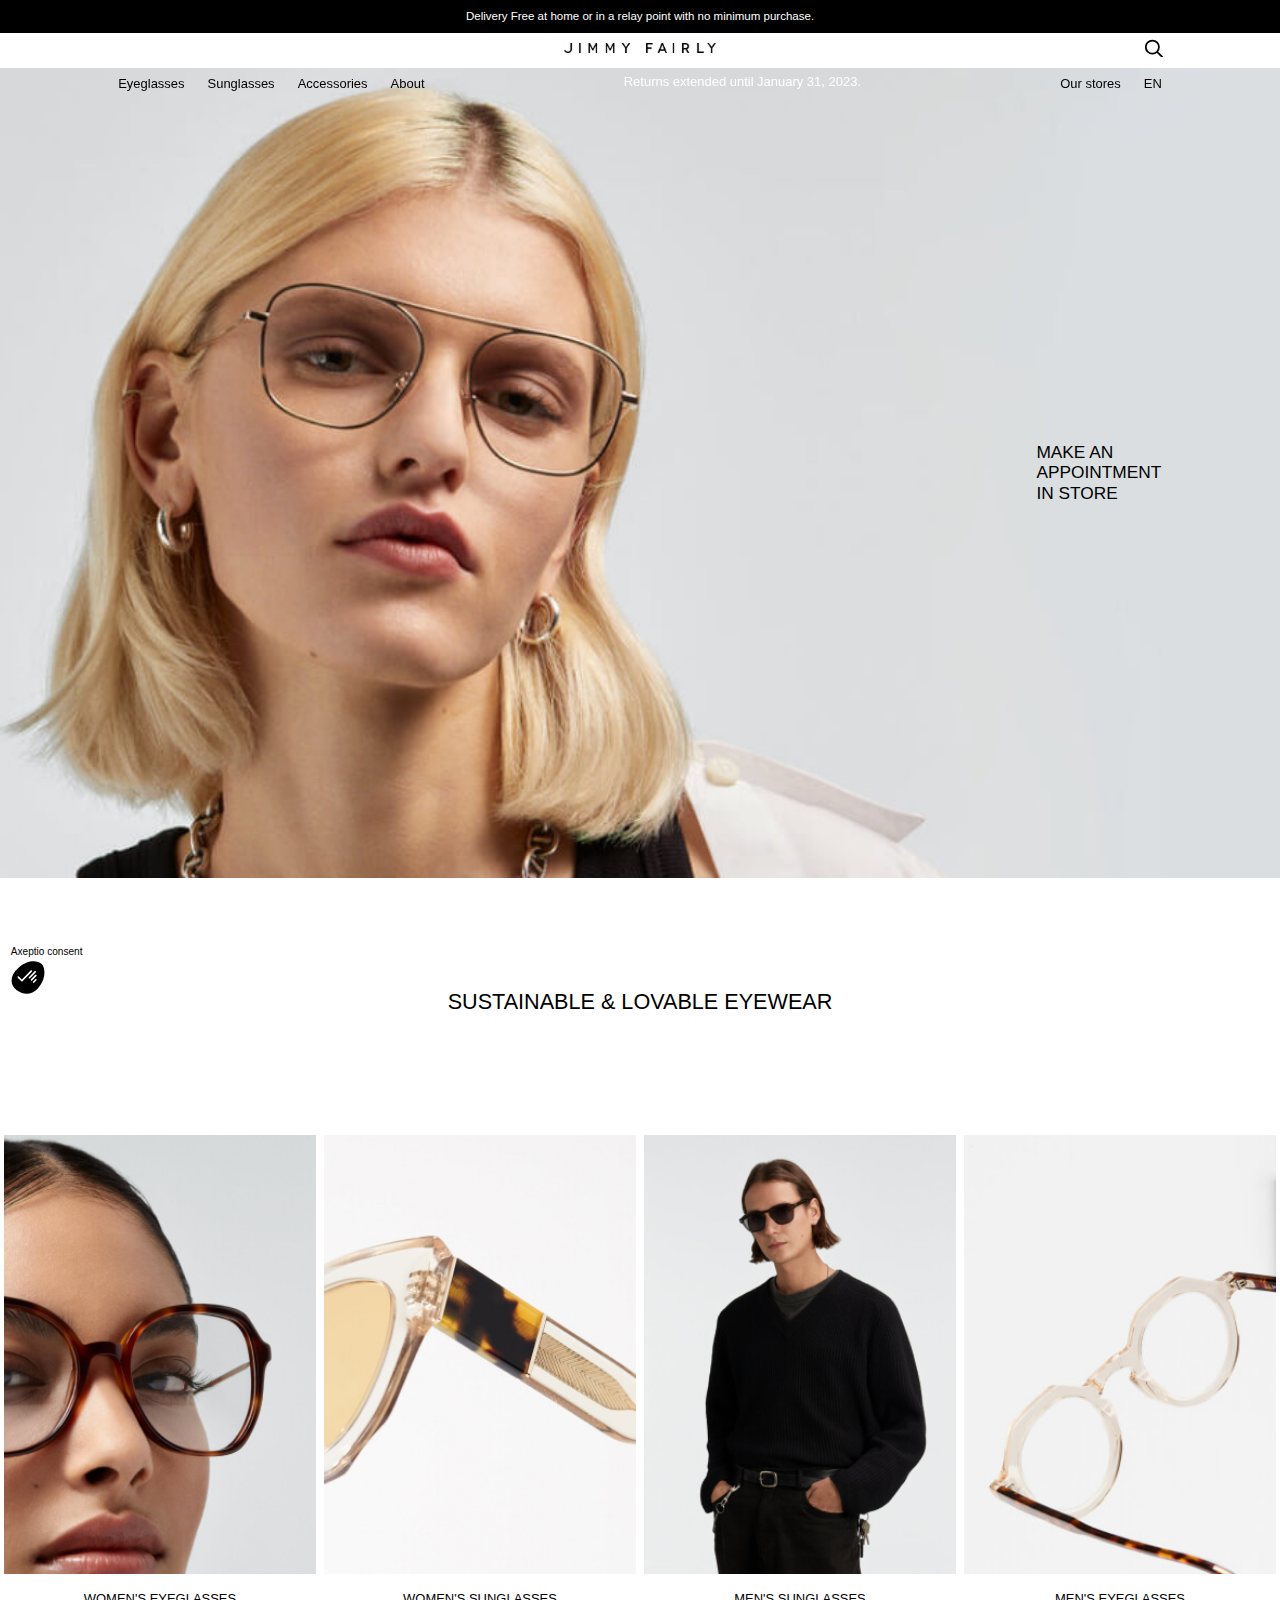
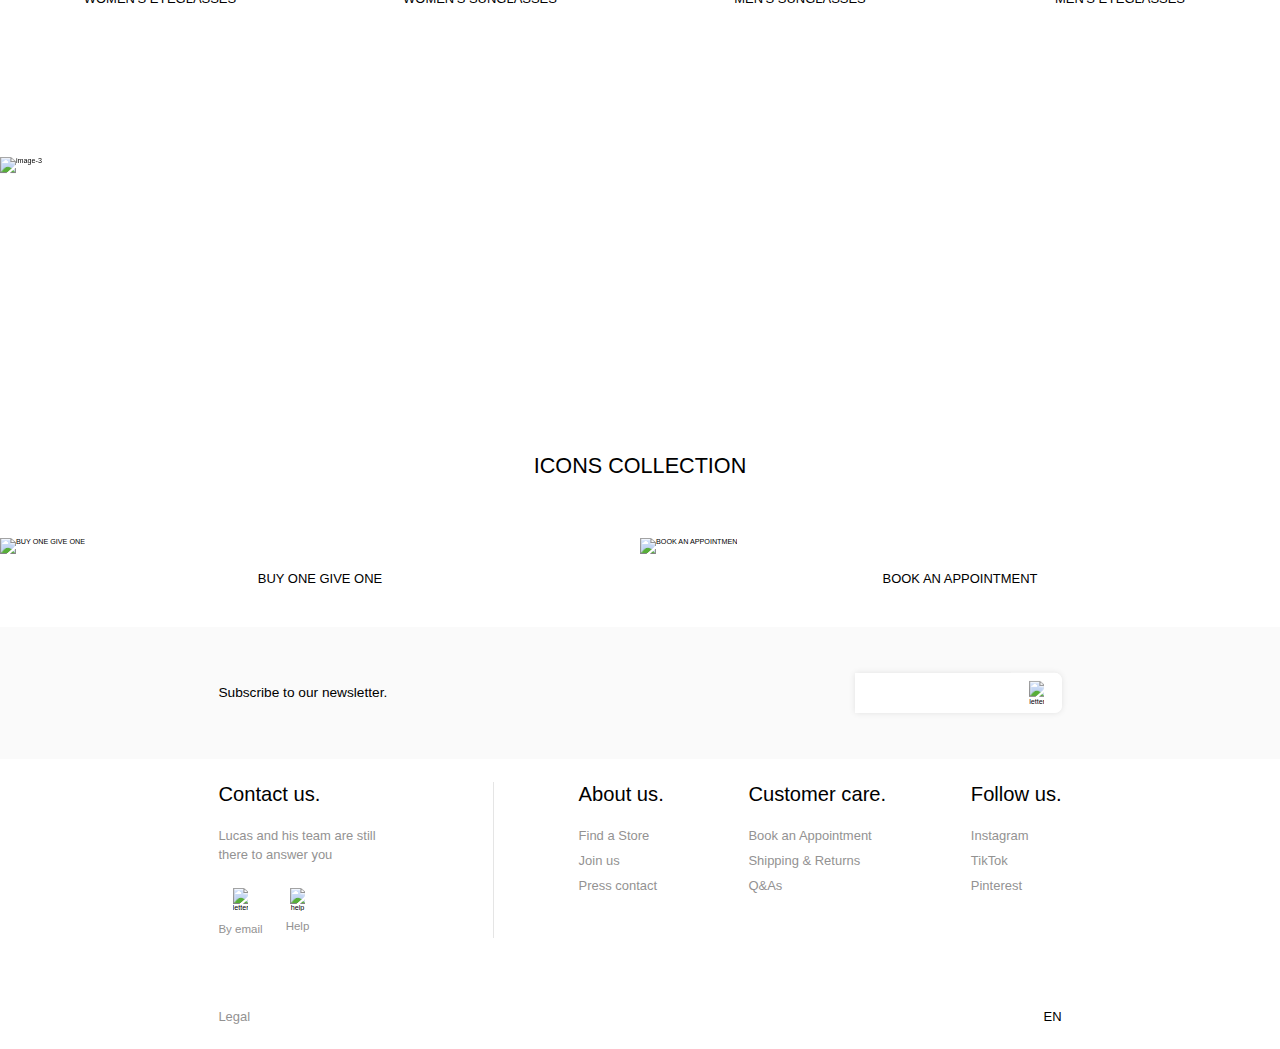
<file: index.html>
<!DOCTYPE html>
<html lang="en">

<head>
    <meta charset="UTF-8">
    <meta name="viewport" content="width=device-width, initial-scale=1.0">
    <title>Jimmy Fairly</title>
    <link rel="stylesheet" href="assets/css/style.css">
    <link rel="shortcut icon" href="assets/image/axeptio.svg" type="image/x-icon">
</head>

<body class="hidden body-wrapper" id="content">
    <div class="top">
        <div class="top__container grid-container">
            <p class="top__text">Delivery Free at home or in a relay point with no minimum purchase.</p>
            <div class="top__important">
                <p class="top__important-text">Returns extended until January 31, 2023.</p>
            </div>
        </div>
    </div>
    <header class="header">
        <div class="header__top">
            <div class="header__container grid-container">
                <div class="header__logo">
                    <a href="#!">
                        <img src="assets/image/Jimmy-Fairly.svg" alt="Jimmy Fairly">
                    </a>
                </div>
                <div class="search">
                    <input type="text" id="searchInput" autocomplete="off">
                </div>
            </div>
            <div class="header__burger">
                <span></span>
            </div>
        </div>
        <div class="header__container grid-container header__container-2">
            <div class="header__wrapper">
                <div class="header__menu">
                    <nav class="header__nav">
                        <ul class="header__items">
                            <li class="header__item">
                                <a href="#!" class="header__link">Eyeglasses</a>
                            </li>
                            <li class="header__item">
                                <a href="#!" class="header__link">Sunglasses</a>
                            </li>
                            <li class="header__item">
                                <a href="#!" class="header__link">Accessories</a>
                            </li>
                            <li class="header__item">
                                <a href="about.html" class="header__link">About</a>
                            </li>
                        </ul>
                    </nav>
                    <div class="header__important">
                        <p class="header__important-text">Returns extended until January 31, 2023.</p>
                    </div>
                    <div class="header__box">
                        <div>
                            <a href="#!" class="header__link">Our stores</a>
                        </div>
                        <div>
                            <a href="#!" class="header__link">EN</a>
                        </div>
                    </div>
                </div>
            </div>
        </div>
        <div class="header__overlay"></div>
    </header>
    
    <main class="main-wrapper">    
        <section class="home-slider">
            <div class="home-slider__slide">
                <div class="home-slider__img">
                    <img src="assets/image/image-1.jpg" alt="image-1">
                </div>
                <div class="home-slider__info grid-container">
                    <div class="home-slider__title">
                        <h2 class="home-slider__title-wrap">MAKE AN APPOINTMENT IN STORE</h2>
                    </div>
                </div>
            </div>
            <div class="home-slider__slide">
                <div class="home-slider__img">
                    <img src="assets/image/image-2.jpg" alt="image-2">
                </div>
                <div class="home-slider__info grid-container">
                    <div class="home-slider__title">
                        <h2 class="home-slider__title-wrap">MAKE AN APPOINTMENT IN STORE</h2>
                    </div>
                </div>
            </div>
            <div class="home-slider__slide">
                <div class="home-slider__img">
                    <img src="assets/image/image-3.jpg" alt="image-3">
                </div>
                <div class="home-slider__info grid-container">
                    <div class="home-slider__title">
                        <h2 class="home-slider__title-wrap">MAKE AN APPOINTMENT IN STORE</h2>
                    </div>
                </div>
            </div>
        </section>

        <seciton class="box">
            <div class="box__axeptio">
                <p class="box__axeptio-text">Axeptio consent</p>
                <img class="box__axeptio-icon" src="assets/image/axeptio.svg" alt="Axeptio consent">
            </div>
            <div class="grid-container">
                <div class="title box__title">
                    <h2 class="title__wrap">Sustainable & Lovable Eyewear</h2>
                </div>
            </div>
            <div class="box__wrapper">
                <div class="box__items">
                    <a href="#!" class="box__item">
                        <div class="box__img">
                            <img class="lazy" src="assets/image/image-4.jpg" alt="WOMEN'S EYEGLASSES">
                        </div>
                        <div class="box__subtitle">
                            <h3 class="box__subtitle-wrap">WOMEN'S EYEGLASSES</h3>
                        </div>
                    </a>
                    <a href="#!" class="box__item">
                        <div class="box__img">
                            <img src="assets/image/image-5.jpg" alt="WOMEN'S SUNGLASSES">
                        </div>
                        <div class="box__subtitle">
                            <h3 class="box__subtitle-wrap">WOMEN'S SUNGLASSES</h3>
                        </div>
                    </a>
                    <a href="#!" class="box__item">
                        <div class="box__img">
                            <img src="assets/image/image-6.jpg" alt="MEN'S SUNGLASSES">
                        </div>
                        <div class="box__subtitle">
                            <h3 class="box__subtitle-wrap">MEN'S SUNGLASSES</h3>
                        </div>
                    </a>
                    <a href="#!" class="box__item">
                        <div class="box__img">
                            <img src="assets/image/image-7.jpg" alt="MEN'S EYEGLASSES">
                        </div>
                        <div class="box__subtitle">
                            <h3 class="box__subtitle-wrap">MEN'S EYEGLASSES</h3>
                        </div>
                    </a>
                </div>
            </div>
        </seciton>

        <div class="full-image">
            <div class="full-image__wrapper jarallax">
                <img class="jarallax-img" src="assets/image/image-3.jpg" alt="image-3">
            </div>
        </div>

        <seciton class="box collection">
            <div class="grid-container">
                <div class="title collection__title">
                    <h2 class="title__wrap">ICONS COLLECTION</h2>
                </div>
            </div>
            <div class="box__wrapper collection__wrapper">
                <div class="box__items collection__items">
                    <a href="#!" class="box__item">
                        <div class="box__img">
                            <img src="assets/image/gif.gif" alt="BUY ONE GIVE ONE">
                        </div>
                        <div class="box__subtitle">
                            <h3 class="box__subtitle-wrap">BUY ONE GIVE ONE</h3>
                        </div>
                    </a>
                    <a href="#!" class="box__item">
                        <div class="box__img">
                            <img src="assets/image/image-8.jpg" alt="BOOK AN APPOINTMEN">
                        </div>
                        <div class="box__subtitle">
                            <h3 class="box__subtitle-wrap">BOOK AN APPOINTMENT</h3>
                        </div>
                    </a>
                </div>
            </div>
        </seciton>

        <section class="subscribe">
            <div class="subscribe__container grid-container">
                <div class="subscribe__title">
                    <h2 class="subscribe__title-wrap">Subscribe to our newsletter.</h2>
                </div>
                <div class="subscribe__wrap">
                    <form action="#!" class="subscribe__form" method="post">
                        <input type="email" name="email" id="email" autocomplete="on" class="subscribe__input">
                        <button type="submit" class="subscribe__submit">
                            <img src="assets/image/letter.svg" alt="letter">
                        </button>
                    </form>
                </div>
            </div>
        </section>
    </main>

    <footer class="footer">
        <div class="footer__container grid-container">
            <div class="footer__items">
                <div class="footer__item footer__contact">
                    <h3 class="footer__title">Contact us.</h3>
                    <div class="footer__wrap">
                        <p class="footer__info">Lucas and his team are still there to answer you</p>
                        <div class="footer__social">
                            <a href="#!" class="footer__social-btn">
                                <img src="assets/image/letter.svg" alt="letter">
                                <p class="footer__social-text">By email</p>
                            </a>
                            <a href="#!" class="footer__social-btn">
                                <img src="assets/image/help.svg" alt="help">
                                <p class="footer__social-text">Help</p>
                            </a>
                        </div>
                    </div>
                </div>
                <div class="footer__item">
                    <h3 class="footer__title">About us.</h3>
                    <div class="footer__wrap">
                        <ul class="footer__menu">
                            <li class="footer__nav">
                                <a href="#!" class="footer__link">Find a Store</a>
                            </li>
                            <li class="footer__nav">
                                <a href="#!" class="footer__link">Join us</a>
                            </li>
                            <li class="footer__nav">
                                <a href="#!" class="footer__link">Press contact</a>
                            </li>
                        </ul>
                    </div>
                </div>
                <div class="footer__item">
                    <h3 class="footer__title">Customer care.</h3>
                    <div class="footer__wrap">
                        <ul class="footer__menu">
                            <li class="footer__nav">
                                <a href="#!" class="footer__link">Book an Appointment</a>
                            </li>
                            <li class="footer__nav">
                                <a href="#!" class="footer__link">Shipping & Returns</a>
                            </li>
                            <li class="footer__nav">
                                <a href="#!" class="footer__link">Q&As</a>
                            </li>
                        </ul>
                    </div>
                </div>
                <div class="footer__item">
                    <h3 class="footer__title">Follow us.</h3>
                    <div class="footer__wrap">
                        <ul class="footer__menu">
                            <li class="footer__nav">
                                <a href="#!" class="footer__link">Instagram</a>
                            </li>
                            <li class="footer__nav">
                                <a href="#!" class="footer__link">TikTok</a>
                            </li>
                            <li class="footer__nav">
                                <a href="#!" class="footer__link">Pinterest</a>
                            </li>
                        </ul>
                    </div>
                </div>
            </div>
        </div>
        <div class="footer__container grid-container">
            <div class="footer__box">
                <div class="footer__box-item">
                    <a href="#!" class="footer__link">Legal</a>
                </div>
                <div class="footer__box-item">
                    <a href="#!" class="footer__link footer__language">EN</a>
                </div>
            </div>
        </div>
    </footer>

    <script>
        // Function for start page
        function showPageAfterDelay() {
            if (document.readyState === 'complete') {
                setTimeout(function() {
                    document.body.classList.remove('hidden');
                }, 500);
            } else {
                window.addEventListener('load', function() {
                    setTimeout(function() {
                        document.body.classList.remove('hidden');
                    }, 500);
                });
            }
        }

        showPageAfterDelay();
    </script>
    
    <script src="assets/js/plugins/jquery-3.7.1.js"></script>
    <script src="assets/js/plugins/responsive.js"></script>
    <script src="assets/js/plugins/lazyload.min.js"></script>
    <script src="assets/js/plugins/slick.min.js"></script>
    <script src="assets/js/plugins/jarallax.min.js"></script>
    <script src="assets/js/script.js"></script>

</body>

</html>
</file>
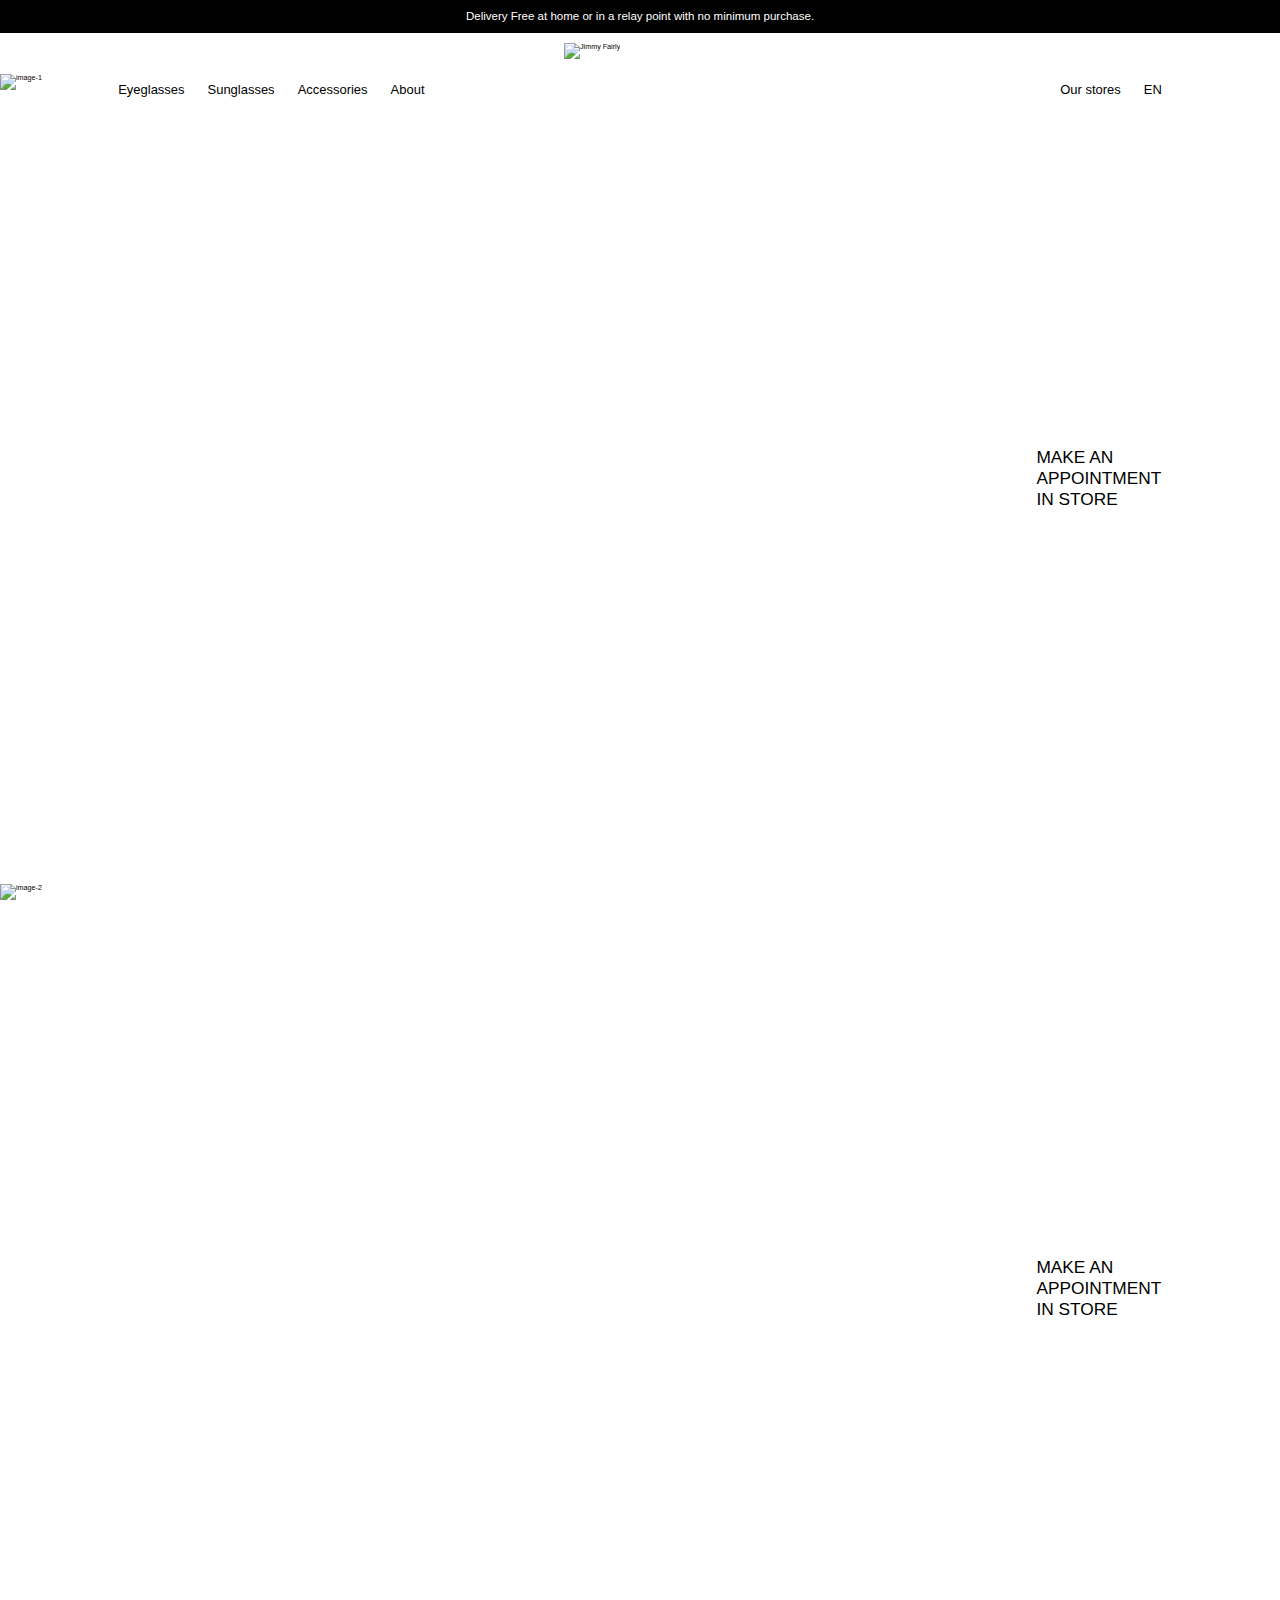
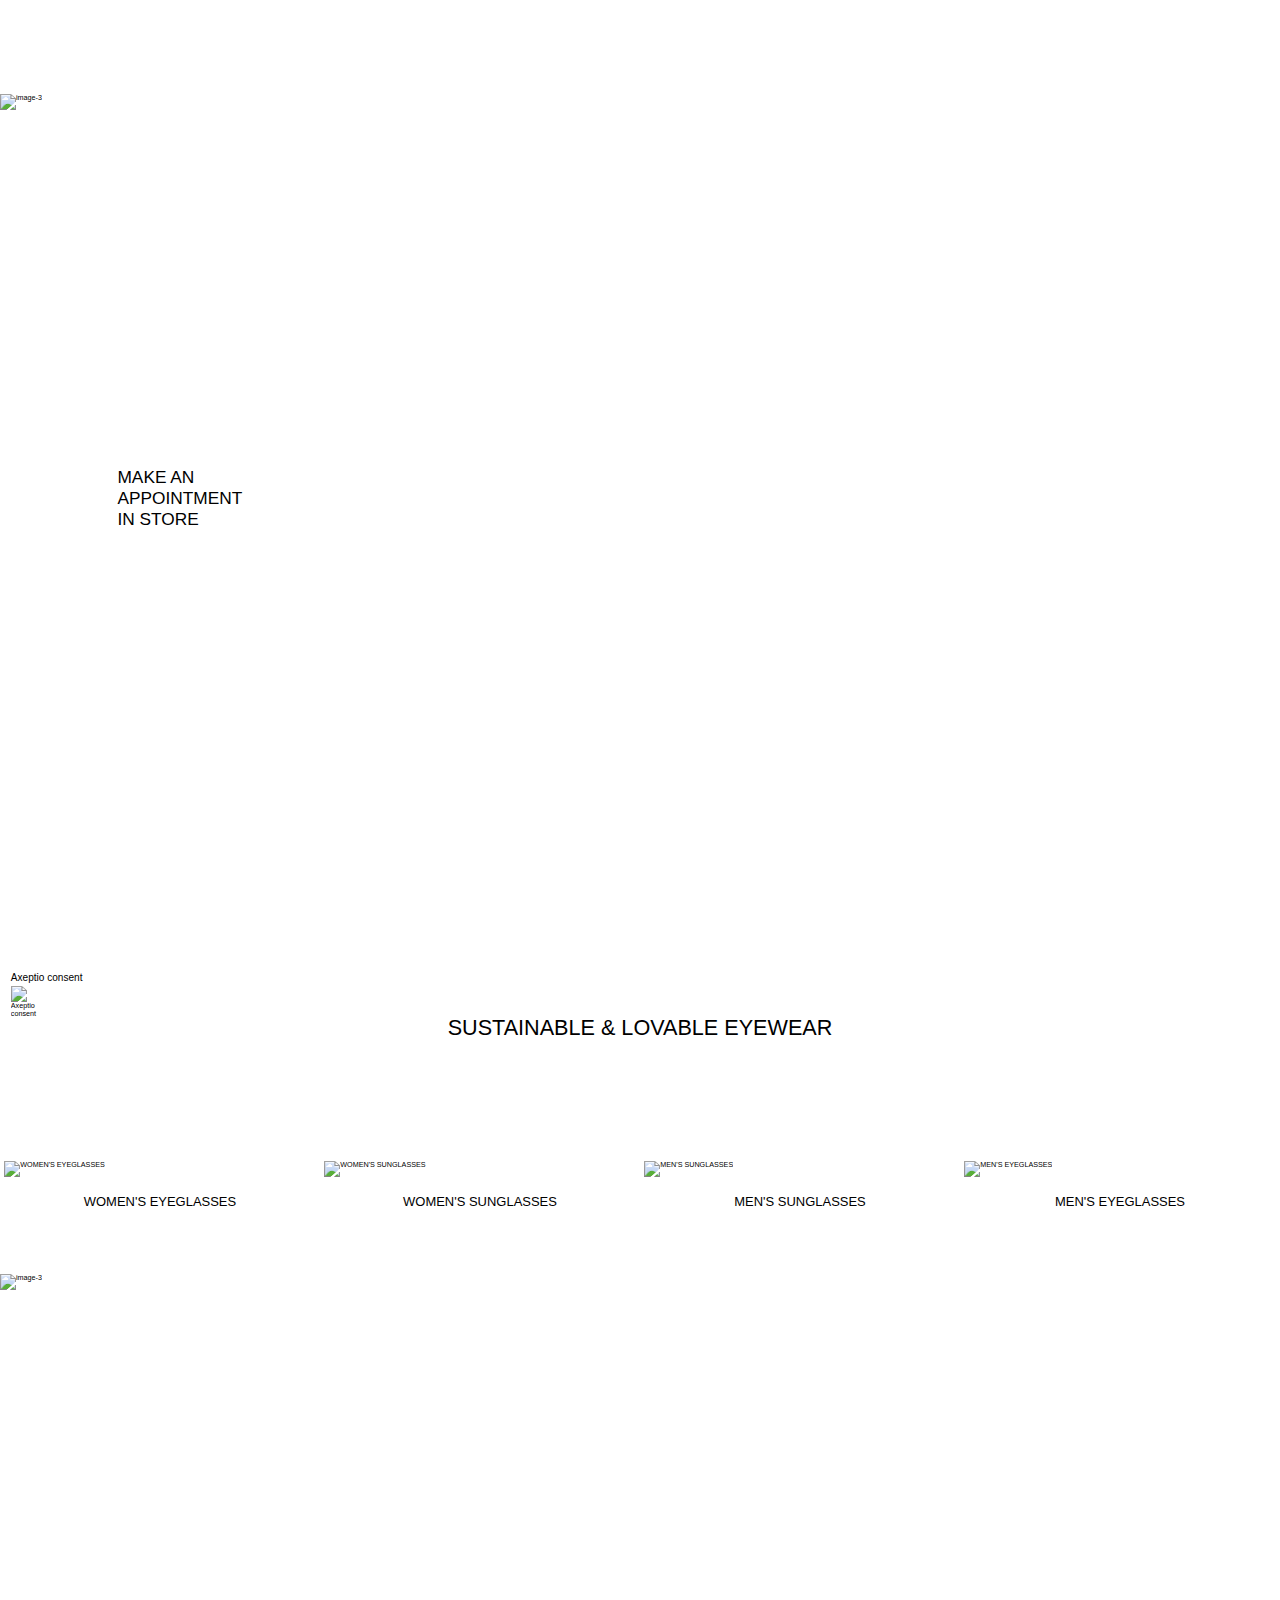
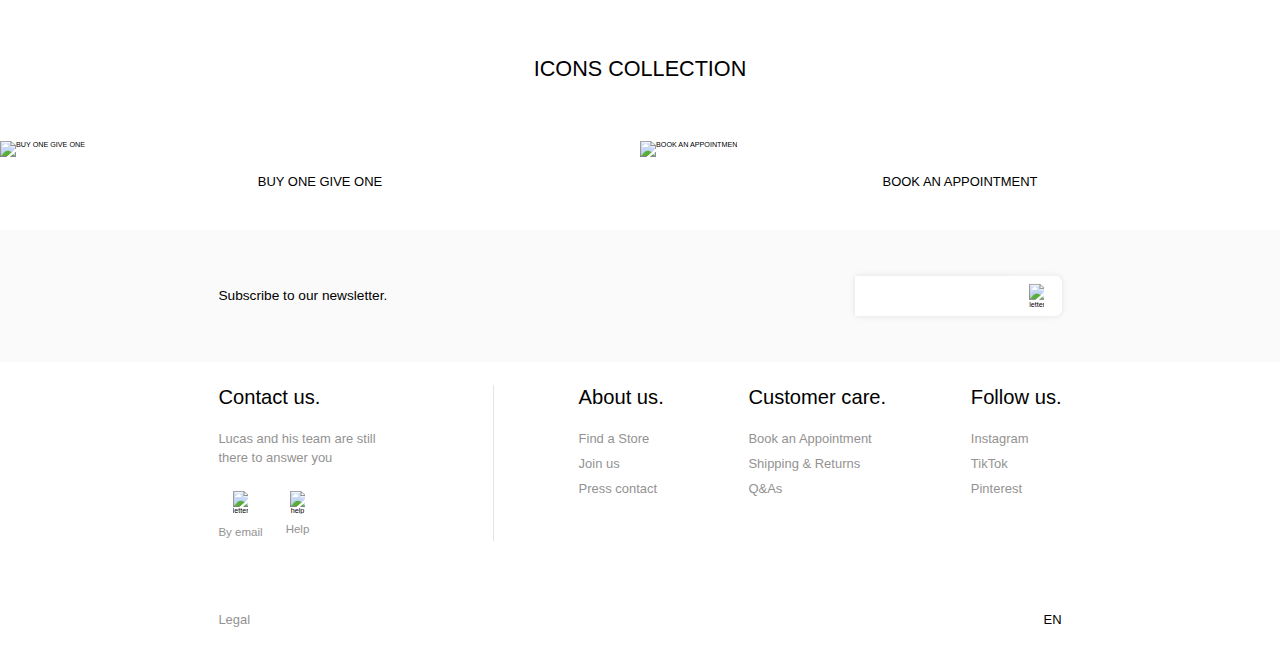
<file: about.html>
<!DOCTYPE html>
<html lang="en">

<head>
    <meta charset="UTF-8">
    <meta name="viewport" content="width=device-width, initial-scale=1.0">
    <title>Jimmy Fairly</title>
    <link rel="stylesheet" href="/assets/css/style.css">

    <link rel="preconnect" href="https://fonts.googleapis.com">
    <link rel="preconnect" href="https://fonts.gstatic.com" crossorigin>
    <link href="https://fonts.googleapis.com/css2?family=Open+Sans:ital,wght@0,300..800;1,300..800&display=swap" rel="stylesheet">
</head>

<body class="hidden body-wrapper" id="content">
    <div class="top">
        <div class="top__container grid-container">
            <p class="top__text">Delivery Free at home or in a relay point with no minimum purchase.</p>
            <div class="top__important">
                <p class="top__important-text">Returns extended until January 31, 2023.</p>
            </div>
        </div>
    </div>
    <header class="header">
        <div class="header__top">
            <div class="header__container grid-container">
                <div class="header__logo">
                    <a href="#!">
                        <img src="/assets/image/Jimmy-Fairly.svg" alt="Jimmy Fairly">
                    </a>
                </div>
            </div>
            <div class="header__burger">
                <span></span>
            </div>
        </div>
        <div class="header__container grid-container header__container-2">
            <div class="header__wrapper">
                <div class="header__menu">
                    <nav class="header__nav">
                        <ul class="header__items">
                            <li class="header__item">
                                <a href="#!" class="header__link">Eyeglasses</a>
                            </li>
                            <li class="header__item">
                                <a href="#!" class="header__link">Sunglasses</a>
                            </li>
                            <li class="header__item">
                                <a href="#!" class="header__link">Accessories</a>
                            </li>
                            <li class="header__item">
                                <a href="#!" class="header__link">About</a>
                            </li>
                        </ul>
                    </nav>
                    <div class="header__important">
                        <p class="header__important-text">Returns extended until January 31, 2023.</p>
                    </div>
                    <div class="header__box">
                        <div>
                            <a href="#!" class="header__link">Our stores</a>
                        </div>
                        <div>
                            <a href="#!" class="header__link">EN</a>
                        </div>
                    </div>
                </div>
            </div>
        </div>
        <div class="header__overlay"></div>
    </header>
    
    <main class="main-wrapper">
        <section class="home-slider">
            <div class="home-slider__slide">
                <div class="home-slider__img">
                    <img src="/assets/image/image-1.jpg" alt="image-1">
                </div>
                <div class="home-slider__info grid-container">
                    <div class="home-slider__title">
                        <h2 class="home-slider__title-wrap">MAKE AN APPOINTMENT IN STORE</h2>
                    </div>
                </div>
            </div>
            <div class="home-slider__slide">
                <div class="home-slider__img">
                    <img src="/assets/image/image-2.jpg" alt="image-2">
                </div>
                <div class="home-slider__info grid-container">
                    <div class="home-slider__title">
                        <h2 class="home-slider__title-wrap">MAKE AN APPOINTMENT IN STORE</h2>
                    </div>
                </div>
            </div>
            <div class="home-slider__slide">
                <div class="home-slider__img">
                    <img src="/assets/image/image-3.jpg" alt="image-3">
                </div>
                <div class="home-slider__info grid-container">
                    <div class="home-slider__title margin-unset">
                        <h2 class="home-slider__title-wrap">MAKE AN APPOINTMENT IN STORE</h2>
                    </div>
                </div>
            </div>
        </section>

        <seciton class="box">
            <div class="box__axeptio">
                <p class="box__axeptio-text">Axeptio consent</p>
                <img class="box__axeptio-icon" src="/assets/image/axeptio.svg" alt="Axeptio consent">
            </div>
            <div class="grid-container">
                <div class="title box__title">
                    <h2 class="title__wrap">Sustainable & Lovable Eyewear</h2>
                </div>
            </div>
            <div class="box__wrapper">
                <div class="box__items">
                    <a href="#!" class="box__item">
                        <div class="box__img">
                            <img src="/assets/image/image-4.jpg" alt="WOMEN'S EYEGLASSES">
                        </div>
                        <div class="box__subtitle">
                            <h3 class="box__subtitle-wrap">WOMEN'S EYEGLASSES</h3>
                        </div>
                    </a>
                    <a href="#!" class="box__item">
                        <div class="box__img">
                            <img src="/assets/image/image-5.jpg" alt="WOMEN'S SUNGLASSES">
                        </div>
                        <div class="box__subtitle">
                            <h3 class="box__subtitle-wrap">WOMEN'S SUNGLASSES</h3>
                        </div>
                    </a>
                    <a href="#!" class="box__item">
                        <div class="box__img">
                            <img src="/assets/image/image-6.jpg" alt="MEN'S SUNGLASSES">
                        </div>
                        <div class="box__subtitle">
                            <h3 class="box__subtitle-wrap">MEN'S SUNGLASSES</h3>
                        </div>
                    </a>
                    <a href="#!" class="box__item">
                        <div class="box__img">
                            <img src="/assets/image/image-7.jpg" alt="MEN'S EYEGLASSES">
                        </div>
                        <div class="box__subtitle">
                            <h3 class="box__subtitle-wrap">MEN'S EYEGLASSES</h3>
                        </div>
                    </a>
                </div>
            </div>
        </seciton>

        <div class="full-image">
            <div class="full-image__wrapper">
                <img src="/assets/image/image-3.jpg" alt="image-3">
            </div>
        </div>

        <seciton class="box collection">
            <div class="grid-container">
                <div class="title collection__title">
                    <h2 class="title__wrap">ICONS COLLECTION</h2>
                </div>
            </div>
            <div class="box__wrapper collection__wrapper">
                <div class="box__items collection__items">
                    <a href="#!" class="box__item">
                        <div class="box__img">
                            <img src="/assets/image/gif.gif" alt="BUY ONE GIVE ONE">
                        </div>
                        <div class="box__subtitle">
                            <h3 class="box__subtitle-wrap">BUY ONE GIVE ONE</h3>
                        </div>
                    </a>
                    <a href="#!" class="box__item">
                        <div class="box__img">
                            <img src="/assets/image/image-8.jpg" alt="BOOK AN APPOINTMEN">
                        </div>
                        <div class="box__subtitle">
                            <h3 class="box__subtitle-wrap">BOOK AN APPOINTMENT</h3>
                        </div>
                    </a>
                </div>
            </div>
        </seciton>

        <section class="subscribe">
            <div class="subscribe__container grid-container">
                <div class="subscribe__title">
                    <h2 class="subscribe__title-wrap">Subscribe to our newsletter.</h2>
                </div>
                <div class="subscribe__wrap">
                    <form action="#!" class="subscribe__form" method="post">
                        <input type="email" name="email" id="email" class="subscribe__input">
                        <button type="submit" class="subscribe__submit">
                            <img src="/assets/image/letter.svg" alt="letter">
                        </button>
                    </form>
                </div>
            </div>
        </section>
    </main>

    <footer class="footer">
        <div class="footer__container grid-container">
            <div class="footer__items">
                <div class="footer__item footer__contact">
                    <h3 class="footer__title">Contact us.</h3>
                    <div class="footer__wrap">
                        <p class="footer__info">Lucas and his team are still there to answer you</p>
                        <div class="footer__social">
                            <a href="#!" class="footer__social-btn">
                                <img src="/assets/image/letter.svg" alt="letter">
                                <p class="footer__social-text">By email</p>
                            </a>
                            <a href="#!" class="footer__social-btn">
                                <img src="/assets/image/help.svg" alt="help">
                                <p class="footer__social-text">Help</p>
                            </a>
                        </div>
                    </div>
                </div>
                <div class="footer__item">
                    <h3 class="footer__title">About us.</h3>
                    <div class="footer__wrap">
                        <ul class="footer__menu">
                            <li class="footer__nav">
                                <a href="#!" class="footer__link">Find a Store</a>
                            </li>
                            <li class="footer__nav">
                                <a href="#!" class="footer__link">Join us</a>
                            </li>
                            <li class="footer__nav">
                                <a href="#!" class="footer__link">Press contact</a>
                            </li>
                        </ul>
                    </div>
                </div>
                <div class="footer__item">
                    <h3 class="footer__title">Customer care.</h3>
                    <div class="footer__wrap">
                        <ul class="footer__menu">
                            <li class="footer__nav">
                                <a href="#!" class="footer__link">Book an Appointment</a>
                            </li>
                            <li class="footer__nav">
                                <a href="#!" class="footer__link">Shipping & Returns</a>
                            </li>
                            <li class="footer__nav">
                                <a href="#!" class="footer__link">Q&As</a>
                            </li>
                        </ul>
                    </div>
                </div>
                <div class="footer__item">
                    <h3 class="footer__title">Follow us.</h3>
                    <div class="footer__wrap">
                        <ul class="footer__menu">
                            <li class="footer__nav">
                                <a href="#!" class="footer__link">Instagram</a>
                            </li>
                            <li class="footer__nav">
                                <a href="#!" class="footer__link">TikTok</a>
                            </li>
                            <li class="footer__nav">
                                <a href="#!" class="footer__link">Pinterest</a>
                            </li>
                        </ul>
                    </div>
                </div>
            </div>
        </div>
        <div class="footer__container grid-container">
            <div class="footer__box">
                <div class="footer__box-item">
                    <a href="#!" class="footer__link">Legal</a>
                </div>
                <div class="footer__box-item">
                    <a href="#!" class="footer__link footer__language">EN</a>
                </div>
            </div>
        </div>
    </footer>
    
    <script>
        // Function for start page
        function showPageAfterDelay() {
            if (document.readyState === 'complete') {
                setTimeout(function() {
                    document.body.classList.remove('hidden');
                }, 500);
            } else {
                window.addEventListener('load', function() {
                    setTimeout(function() {
                        document.body.classList.remove('hidden');
                    }, 500);
                });
            }
        }

        showPageAfterDelay();
    </script>
    
    <script src="/assets/js/plugins/jquery-3.7.1.js"></script>
    <script src="/assets/js/plugins/slick.min.js"></script>
    <script src="/assets/js/plugins/responsive.js"></script>
    <script src="/assets/js/script.js"></script>

</body>

</html>
</file>
<file: assets/css/style.css>
*,
*::before,
*::after {
  padding: 0;
  margin: 0;
  border: 0;
  -webkit-box-sizing: border-box;
  box-sizing: border-box;
}

a {
  text-decoration: none;
  color: inherit;
}

:focus,
:active,
a:focus,
a:active {
  outline: none;
}

ul,
ol,
li {
  list-style: none;
}

img {
  vertical-align: top;
}

h1,
h2,
h3,
h4,
h5,
h6 {
  font-weight: inherit;
  font-size: inherit;
}

html,
body {
  height: 100%;
  line-height: 1;
}

button,
input {
  font-weight: inherit;
  font-size: inherit;
  color: inherit;
  font-family: inherit;
}

input::-ms-clear {
  display: none;
}

button {
  cursor: pointer;
  background-color: inherit;
}

button::-moz-focus-inner {
  padding: 0;
  margin: 0;
}

input[type=search]::-webkit-search-decoration,
input[type=search]::-webkit-search-cancel-button,
input[type=search]::-webkit-search-results-button,
input[type=search]::-webkit-search-results-decoration {
  display: none;
}

h1, h2, h3, h4, h5, h6, p {
  margin: 0;
  padding: 0;
}

html {
  font-size: 10px;
}

.grid-container {
  max-width: 75.5208333333%;
}
@media (max-width: 1440px) {
  .grid-container {
    max-width: 83.3334635417%;
  }
}
@media (max-width: 1200px) {
  .grid-container {
    max-width: 92.890625%;
  }
}

body.hidden {
  opacity: 0;
  -webkit-transition: opacity 0.5s ease;
  transition: opacity 0.5s ease;
}

/* Slider */
.slick-slider {
  position: relative;
  display: block;
  -webkit-box-sizing: border-box;
          box-sizing: border-box;
  -webkit-user-select: none;
  -webkit-user-select--moz-user-select: none;
  -webkit-user-select--moz-user-select--ms-user-select: none;
  -webkit-user-select--moz-user-select--ms-user-select-user-select: non;
  -webkit-touch-callout: none;
  -khtml-user-select: none;
  -ms-touch-action: pan-y;
  -ms-touch-action-touch-action: pan-y;
  -webkit-tap-highlight-color: transparent;
}
.slick-slider .slick-track, .slick-slider .slick-list {
  -webkit-transform: translate3d(0, 0, 0);
  -moz-transform: translate3d(0, 0, 0);
  -moz-transform--ms-transorm: translate3d(0, 0, 0);
  -moz-transform--o-transform: translate3d(0, 0, 0);
  -moz-transform--o-transform-transform: translate3d(0, 0, 0);
}

.slick-list {
  position: relative;
  display: block;
  overflow: hidden;
  margin: 0;
  padding: 0;
}
.slick-list:focus {
  outline: none;
}
.slick-list.dragging {
  cursor: pointer;
  cursor: hand;
}

.slick-track {
  position: relative;
  top: 0;
  left: 0;
  display: block;
  margin-left: auto;
  margin-right: auto;
}
.slick-track:before, .slick-track:after {
  display: table;
  content: "";
}
.slick-track:after {
  clear: both;
}

.slick-loading .slick-track {
  visibility: hidden;
}

.slick-slide {
  display: none;
  float: left;
  height: 100%;
  min-height: 1px;
}
.slick-slide img {
  display: block;
}
.slick-slide.slick-loading img {
  display: none;
}
.slick-slide.dragging img {
  pointer-events: none;
}

[dir=rtl] .slick-slide {
  float: right;
}

.slick-initialized .slick-slide {
  display: block;
}

.slick-loading .slick-slide {
  visibility: hidden;
}

.slick-vertical .slick-slide {
  display: block;
  height: auto;
  border: 1px solid transparent;
}

.slick-arrow.slick-hidden {
  display: none;
}

@font-face {
  font-family: "OpenSans-Regular", sans-serif;
  font-style: normal;
  font-weight: 700;
  font-display: swap;
  src: url("../../assets/fonts/OpenSans-Regular.otf");
  src: url("../../assets/fonts/OpenSans-Regular.otf#iefix") format("embedded-opentype"), url("../../assets/fonts/OpenSans-Regular.woff2") format("woff2"), url("../../assets/fonts/OpenSans-Regular.woff") format("woff"), url("../../assets/fonts/OpenSans-Regular.ttf") format("truetype");
}
.grid-container {
  width: 100%;
  margin: 0 auto;
  padding: 0rem 1.5rem;
}
@media (max-width: 1024px) {
  .grid-container {
    max-width: 100%;
  }
}

img {
  width: 100%;
  -o-object-fit: cover;
     object-fit: cover;
}

body {
  font-family: "OpenSans-Regular", sans-serif;
}

.body-wrapper {
  display: -webkit-box;
  display: -ms-flexbox;
  display: flex;
  -webkit-box-orient: vertical;
  -webkit-box-direction: normal;
      -ms-flex-direction: column;
          flex-direction: column;
}

.main-wrapper {
  -webkit-box-flex: 1;
      -ms-flex: 1 1 100%;
          flex: 1 1 100%;
}

.top {
  position: fixed;
  top: 0;
  left: 0;
  width: 100%;
  z-index: 10;
  padding: 1.1rem 0rem 1.2rem;
  background-color: #000000;
}
@media (max-width: 640px) {
  .top {
    position: static;
    z-index: 1;
  }
}
.top__text {
  font-size: 1.6rem;
  line-height: 1.4166666667;
  color: #ffffff;
  text-align: center;
}
.top__important {
  display: none;
}
@media (max-width: 640px) {
  .top__important {
    display: block;
    margin-top: 0.5rem;
  }
}
.top__important-text {
  font-size: 1.6rem;
  line-height: 1.4166666667;
  font-weight: 400;
  color: #ffffff;
  text-align: center;
}

.body-wrapper {
  margin-top: 4rem;
}
@media (max-width: 640px) {
  .body-wrapper {
    margin-top: unset;
  }
}

.box {
  position: relative;
}
.box__axeptio {
  position: absolute;
  top: 9.5rem;
  left: 1.5rem;
  max-width: -webkit-max-content;
  max-width: -moz-max-content;
  max-width: max-content;
}
@media (max-width: 640px) {
  .box__axeptio {
    position: relative;
    top: 0.5rem;
    margin-bottom: -4.5rem;
  }
}
.box__axeptio-text {
  font-size: 1.4rem;
  font-weight: 400;
  line-height: 1.2;
  color: #000000;
}
.box__axeptio-icon {
  max-width: 4.8rem;
  width: 100%;
  margin-top: 0.3rem;
}
@media (max-width: 640px) {
  .box__axeptio-icon {
    margin-top: unset;
  }
}
.box__title {
  padding: 15.6rem 0rem;
}
@media (max-width: 640px) {
  .box__title {
    padding: 5rem 0rem 4rem;
  }
}
.box__wrapper {
  padding: 1.2rem 0.6rem 6.5rem;
}
@media (max-width: 640px) {
  .box__wrapper {
    padding-bottom: 3rem;
  }
}
.box__items {
  display: -webkit-box;
  display: -ms-flexbox;
  display: flex;
  -webkit-box-align: start;
      -ms-flex-align: start;
          align-items: start;
  -webkit-box-pack: justify;
      -ms-flex-pack: justify;
          justify-content: space-between;
  gap: 0 1.2rem;
}
@media (max-width: 640px) {
  .box__items {
    -ms-flex-wrap: wrap;
        flex-wrap: wrap;
  }
}
.box__item {
  width: 100%;
  -webkit-transition: all 0.3s ease 0s;
  transition: all 0.3s ease 0s;
}
@media (max-width: 640px) {
  .box__item {
    display: -webkit-box;
    display: -ms-flexbox;
    display: flex;
    -webkit-box-align: center;
        -ms-flex-align: center;
            align-items: center;
  }
}
.box__item:hover img, .box__item:hover .box__subtitle-wrap {
  -webkit-transform: scale(1.1);
      -ms-transform: scale(1.1);
          transform: scale(1.1);
}
.box__img {
  width: 100%;
  overflow: hidden;
}
@media (max-width: 640px) {
  .box__img {
    max-width: 45rem;
  }
}
.box__img img {
  -webkit-transition: all 0.3s ease 0s;
  transition: all 0.3s ease 0s;
}
.box__subtitle {
  padding: 2.4rem 1.5rem;
  overflow: hidden;
}
@media (max-width: 640px) {
  .box__subtitle {
    padding: 1rem 1.5rem;
    width: 100%;
  }
}
.box__subtitle-wrap {
  font-size: 1.8rem;
  font-weight: 400;
  line-height: 1.2;
  color: #000000;
  text-align: center;
  text-transform: uppercase;
  -webkit-transition: all 0.3s ease 0s;
  transition: all 0.3s ease 0s;
}

.collection__title {
  padding: 7.2rem 0rem 8.3rem;
}
@media (max-width: 640px) {
  .collection__title {
    padding: 3rem 0rem 4rem;
  }
}
.collection__wrapper {
  padding: unset;
}
.collection__items {
  gap: unset;
}

.subscribe {
  margin-top: 3.1rem;
  padding: 6.4rem 0rem;
  background-color: #fafafa;
}
@media (max-width: 640px) {
  .subscribe {
    margin-top: 1rem;
    padding: 3rem 0rem;
  }
}
.subscribe__container {
  display: -webkit-box;
  display: -ms-flexbox;
  display: flex;
  -webkit-box-align: center;
      -ms-flex-align: center;
          align-items: center;
  -webkit-box-pack: justify;
      -ms-flex-pack: justify;
          justify-content: space-between;
  gap: 2rem;
  max-width: 120rem;
}
@media (max-width: 640px) {
  .subscribe__container {
    -webkit-box-orient: vertical;
    -webkit-box-direction: normal;
        -ms-flex-direction: column;
            flex-direction: column;
  }
}
.subscribe__title-wrap {
  font-size: 1.9rem;
  font-weight: 400;
  line-height: 1.26;
  color: #000000;
}
@media (max-width: 640px) {
  .subscribe__title-wrap {
    text-align: center;
  }
}
.subscribe__wrap {
  max-width: 28.6rem;
  width: 100%;
}
@media (max-width: 640px) {
  .subscribe__wrap {
    max-width: 100%;
  }
}
.subscribe__form {
  position: relative;
}
.subscribe__input {
  height: 5.6rem;
  width: 100%;
  font-size: 1.8rem;
  line-height: 1.2;
  font-weight: 400;
  color: #000000;
  border-top-right-radius: 1rem;
  border-bottom-right-radius: 1rem;
  padding: 1rem;
  background-color: #ffffff;
  -webkit-box-shadow: 0px 0px 0.9rem rgba(0, 0, 0, 0.1);
          box-shadow: 0px 0px 0.9rem rgba(0, 0, 0, 0.1);
  -webkit-transition: all 0.3s ease 0s;
  transition: all 0.3s ease 0s;
}
.subscribe__input:focus {
  -webkit-box-shadow: 0px 0px 0.9rem rgba(0, 0, 0, 0.5);
          box-shadow: 0px 0px 0.9rem rgba(0, 0, 0, 0.5);
}
.subscribe__submit {
  position: absolute;
  top: 50%;
  right: 0;
  -webkit-transform: translateY(-50%);
      -ms-transform: translateY(-50%);
          transform: translateY(-50%);
  height: 100%;
  background-color: #ffffff;
  border-left: none;
  border-top-right-radius: 1rem;
  border-bottom-right-radius: 1rem;
  padding: 0rem 2.5rem;
  max-width: 7rem;
  width: 100%;
  -webkit-transition: all 0.3s ease 0s;
  transition: all 0.3s ease 0s;
}
.subscribe__submit:hover {
  background-color: #939292;
}
.subscribe__submit:active {
  opacity: 0.5;
}
.subscribe__submit:hover img {
  -webkit-filter: brightness(0) saturate(100%) invert(100%) sepia(0%) saturate(0%) hue-rotate(290deg) brightness(102%) contrast(107%);
          filter: brightness(0) saturate(100%) invert(100%) sepia(0%) saturate(0%) hue-rotate(290deg) brightness(102%) contrast(107%);
}
.subscribe__submit img {
  max-width: 2rem;
  width: 100%;
  -webkit-transition: all 0.3s ease 0s;
  transition: all 0.3s ease 0s;
}

.full-image__wrapper {
  height: 46rem;
}

.home-slider {
  position: relative;
}
.home-slider__img {
  height: 90vh;
}
@media (max-width: 1024px) {
  .home-slider__img {
    height: 40rem;
  }
}
.home-slider__img img {
  height: 100%;
  -o-object-fit: cover;
     object-fit: cover;
}
.home-slider__slide {
  position: relative;
}
.home-slider__info {
  position: absolute;
  left: 50%;
  -webkit-transform: translateX(-50%);
      -ms-transform: translateX(-50%);
          transform: translateX(-50%);
  top: 0;
  height: 100%;
  display: -webkit-box;
  display: -ms-flexbox;
  display: flex;
  -webkit-box-align: center;
      -ms-flex-align: center;
          align-items: center;
}
.home-slider__title {
  max-width: 17.5rem;
  width: 100%;
  margin-left: auto;
}
@media (max-width: 640px) {
  .home-slider__title {
    max-width: 14rem;
  }
}
.home-slider__title-wrap {
  font-size: 2.4rem;
  font-weight: 400;
  line-height: 1.2;
  color: #000000;
}
@media (max-width: 640px) {
  .home-slider__title-wrap {
    font-size: 1.8rem;
  }
}

.header {
  position: relative;
}
@media (max-width: 640px) {
  .header {
    position: fixed;
    top: 0;
    left: 0;
    width: 100%;
    background-color: white;
    padding: 0;
    display: -webkit-box;
    display: -ms-flexbox;
    display: flex;
    -webkit-box-align: center;
        -ms-flex-align: center;
            align-items: center;
    -webkit-box-pack: center;
        -ms-flex-pack: center;
            justify-content: center;
    height: 7rem;
    z-index: 1;
  }
  .header::before {
    content: "";
    position: absolute;
    top: 0;
    left: 0;
    height: 100%;
    width: 100%;
    background-color: white;
    z-index: 3;
  }
}
.header__container {
  position: relative;
  padding: 1.6rem 1.5rem;
}
@media (max-width: 640px) {
  .header__container {
    height: 100%;
    padding: 0;
  }
}
.header__container-2 {
  position: relative;
  z-index: 1;
  padding: unset;
}
@media (max-width: 640px) {
  .header__container-2 {
    position: absolute;
    top: 0;
    left: 0;
    width: 100%;
    height: -webkit-max-content;
    height: -moz-max-content;
    height: max-content;
    background-color: white;
    -webkit-transition: all 0.3s ease 0s;
    transition: all 0.3s ease 0s;
    z-index: 2;
  }
}
.header__wrapper {
  display: -webkit-box;
  display: -ms-flexbox;
  display: flex;
  -webkit-box-align: center;
      -ms-flex-align: center;
          align-items: center;
  -webkit-box-pack: justify;
      -ms-flex-pack: justify;
          justify-content: space-between;
  -webkit-box-orient: vertical;
  -webkit-box-direction: normal;
      -ms-flex-direction: column;
          flex-direction: column;
  height: 100%;
  width: 100%;
  position: absolute;
  top: 0;
  left: 0;
  padding-top: 1.4rem;
}
.header__burger {
  display: none;
}
@media (max-width: 640px) {
  .header__burger {
    display: -webkit-box;
    display: -ms-flexbox;
    display: flex;
    -webkit-box-align: center;
        -ms-flex-align: center;
            align-items: center;
    -webkit-box-pack: center;
        -ms-flex-pack: center;
            justify-content: center;
    width: 3.5rem;
    height: 3rem;
    cursor: pointer;
    position: relative;
    z-index: 4;
  }
  .header__burger::after, .header__burger::before {
    content: "";
    position: absolute;
    left: 0;
    display: inline-block;
    width: 100%;
    height: 0.3rem;
    background-color: #000000;
    -webkit-transition: all 0.3s ease 0s;
    transition: all 0.3s ease 0s;
  }
  .header__burger::after {
    bottom: 0;
  }
  .header__burger::before {
    top: 0;
  }
  .header__burger.active::after {
    -webkit-transform: rotate(45deg) translateY(65%);
        -ms-transform: rotate(45deg) translateY(65%);
            transform: rotate(45deg) translateY(65%);
    bottom: 50%;
  }
  .header__burger.active::before {
    top: 50%;
    -webkit-transform: rotate(-45deg) translateY(-50%);
        -ms-transform: rotate(-45deg) translateY(-50%);
            transform: rotate(-45deg) translateY(-50%);
  }
  .header__burger.active span {
    opacity: 0;
    visibility: hidden;
  }
  .header__burger span {
    display: inline-block;
    width: 100%;
    height: 0.3rem;
    background-color: #000000;
    -webkit-transition: all 0.3s ease 0s;
    transition: all 0.3s ease 0s;
  }
}
.header__top {
  background-color: #ffffff;
  padding: 0.4rem 0rem;
}
@media (max-width: 640px) {
  .header__top {
    display: -webkit-box;
    display: -ms-flexbox;
    display: flex;
    -webkit-box-align: center;
        -ms-flex-align: center;
            align-items: center;
    width: 100%;
    padding: 0rem 1.5rem;
  }
}
.header__logo {
  max-width: 21.1rem;
  width: 100%;
  position: relative;
  z-index: 4;
  margin: 0 auto;
}
@media (max-width: 640px) {
  .header__logo {
    margin: unset;
    max-width: 17rem;
  }
}
.header__logo a {
  display: inline-block;
  width: 100%;
}
.header__logo a img {
  max-width: 21.1rem;
  width: 100%;
}
@media (max-width: 640px) {
  .header__logo a img {
    max-height: 6rem;
    max-width: 17rem;
    height: 100%;
  }
}
.header__overlay {
  position: fixed;
  top: 0;
  left: 0;
  width: 100%;
  height: 100%;
  background-color: rgba(0, 0, 0, 0.5);
  z-index: 1;
  opacity: 0;
  visibility: hidden;
  -webkit-transition: all 0.3s ease 0s;
  transition: all 0.3s ease 0s;
}
.header__overlay.active {
  visibility: visible;
  opacity: 1;
}
.header__menu {
  display: -webkit-box;
  display: -ms-flexbox;
  display: flex;
  -webkit-box-align: center;
      -ms-flex-align: center;
          align-items: center;
  width: 100%;
  -webkit-box-pack: justify;
      -ms-flex-pack: justify;
          justify-content: space-between;
}
@media (max-width: 640px) {
  .header__menu {
    -webkit-box-align: normal;
        -ms-flex-align: normal;
            align-items: normal;
    -webkit-box-orient: vertical;
    -webkit-box-direction: normal;
        -ms-flex-direction: column;
            flex-direction: column;
    position: absolute;
    top: -10000%;
    left: 0;
    width: 100%;
    height: -webkit-max-content;
    height: -moz-max-content;
    height: max-content;
    background-color: #ffffff;
    -webkit-transition: all 0.3s ease 0s;
    transition: all 0.3s ease 0s;
    z-index: 2;
  }
}
.header__menu.active {
  top: 7rem;
  background-color: #000000;
}
.header__items {
  display: -webkit-box;
  display: -ms-flexbox;
  display: flex;
  -webkit-box-align: center;
      -ms-flex-align: center;
          align-items: center;
  -webkit-box-pack: justify;
      -ms-flex-pack: justify;
          justify-content: space-between;
}
@media (max-width: 640px) {
  .header__items {
    -webkit-box-orient: vertical;
    -webkit-box-direction: normal;
        -ms-flex-direction: column;
            flex-direction: column;
  }
}
@media (max-width: 640px) {
  .header__item {
    width: 100%;
  }
}
.header__link {
  display: inline-block;
  font-size: 1.8rem;
  padding: 0rem 1.6rem;
  color: #000000;
  -webkit-transition: all 0.3s ease 0s;
  transition: all 0.3s ease 0s;
}
.header__link:hover {
  opacity: 0.5;
}
@media (max-width: 640px) {
  .header__link {
    color: #ffffff;
    background-color: #000000;
    width: 100%;
    padding: 1.5rem;
  }
}
.header__box {
  display: -webkit-box;
  display: -ms-flexbox;
  display: flex;
  -webkit-box-align: center;
      -ms-flex-align: center;
          align-items: center;
}
@media (max-width: 640px) {
  .header__box {
    -webkit-box-orient: vertical;
    -webkit-box-direction: normal;
        -ms-flex-direction: column;
            flex-direction: column;
    -webkit-box-align: normal;
        -ms-flex-align: normal;
            align-items: normal;
  }
}
.header__important {
  margin-top: -0.7rem;
}
@media (max-width: 640px) {
  .header__important {
    display: none;
  }
}
.header__important-text {
  font-size: 1.8rem;
  line-height: 1.4166666667;
  font-weight: 400;
  color: #ffffff;
}
.header .search {
  display: -webkit-box;
  display: -ms-flexbox;
  display: flex;
  -webkit-box-pack: end;
      -ms-flex-pack: end;
          justify-content: flex-end;
  position: absolute;
  top: 50%;
  right: 1.5rem;
  -webkit-transform: translateY(-50%);
      -ms-transform: translateY(-50%);
          transform: translateY(-50%);
  z-index: 3;
}
@media (max-width: 640px) {
  .header .search {
    z-index: 4;
  }
}
.header .search input {
  font-size: 1.8rem;
  font-weight: 400;
  line-height: 1.2;
  color: transparent;
  width: 2.4rem;
  height: 2.4rem;
  background: url("../../assets/image/magnifying-glass.svg") center right/contain no-repeat #ffffff;
  -webkit-transition: all 0.3s ease 0s;
  transition: all 0.3s ease 0s;
}
.header .search input:focus {
  color: #000000;
  width: 20rem;
  padding: 0.5rem 2.4rem 0.5rem 0.5rem;
  -webkit-box-shadow: 0px 0px 0.9rem rgba(0, 0, 0, 0.2);
          box-shadow: 0px 0px 0.9rem rgba(0, 0, 0, 0.2);
}
@media (max-width: 640px) {
  .header .search input:focus {
    width: 100%;
    max-width: 64rem;
  }
}
.header .search input:focus ~ .autocomplete-items {
  opacity: 1;
  visibility: visible;
}
.header .search .autocomplete-items {
  opacity: 0;
  visibility: hidden;
}

.no-scroll {
  overflow: hidden;
}

@media (max-width: 640px) {
  .body-wrapper {
    margin-top: 7rem;
  }
}

.footer {
  padding: 3.2rem 0rem 0rem;
}
.footer__container {
  max-width: 120rem;
}
.footer__items {
  display: -webkit-box;
  display: -ms-flexbox;
  display: flex;
  -webkit-box-pack: justify;
      -ms-flex-pack: justify;
          justify-content: space-between;
  gap: 3rem;
  padding-bottom: 6.3rem;
}
@media (max-width: 640px) {
  .footer__items {
    -webkit-box-orient: vertical;
    -webkit-box-direction: normal;
        -ms-flex-direction: column;
            flex-direction: column;
  }
}
@media (max-width: 640px) {
  .footer__item {
    text-align: center;
  }
}
.footer__title {
  font-size: 2.8rem;
  line-height: 1.2;
  font-weight: 400;
  color: #000000;
}
.footer__wrap {
  padding-top: 2.7rem;
}
.footer__box {
  display: -webkit-box;
  display: -ms-flexbox;
  display: flex;
  -webkit-box-align: center;
      -ms-flex-align: center;
          align-items: center;
  -webkit-box-pack: justify;
      -ms-flex-pack: justify;
          justify-content: space-between;
  gap: 2rem;
  padding: 3.2rem 0rem;
}
.footer__info {
  font-size: 1.8rem;
  line-height: 1.5;
  font-weight: 400;
  color: #939292;
  max-width: 22rem;
  width: 100%;
}
@media (max-width: 640px) {
  .footer__info {
    max-width: 100%;
  }
}
.footer__link {
  font-size: 1.8rem;
  line-height: 1.5;
  font-weight: 400;
  color: #939292;
  -webkit-transition: all 0.3s ease 0s;
  transition: all 0.3s ease 0s;
}
.footer__link:hover {
  color: #000000;
}
.footer__menu > li + li {
  margin-top: 0.8rem;
}
.footer__social {
  display: -webkit-box;
  display: -ms-flexbox;
  display: flex;
  gap: 3.2rem;
  padding-top: 3.2rem;
}
@media (max-width: 640px) {
  .footer__social {
    -webkit-box-pack: center;
        -ms-flex-pack: center;
            justify-content: center;
  }
}
.footer__social > a:first-child p {
  margin-top: 1.4rem;
}
.footer__social > a:last-child p {
  margin-top: 0.9rem;
}
.footer__social-text {
  font-size: 1.6rem;
  line-height: 1.5;
  font-weight: 400;
  color: #939292;
  -webkit-transition: all 0.3s ease 0s;
  transition: all 0.3s ease 0s;
}
.footer__social-btn {
  text-align: center;
}
.footer__social-btn:hover .footer__social-text {
  color: #000000;
}
.footer__social-btn img {
  max-width: 2.2rem;
  width: 100%;
}
.footer__contact {
  padding-right: 16.1rem;
  border-right: 0.1rem solid #e5e5e5;
}
@media (max-width: 640px) {
  .footer__contact {
    border: none;
    padding: unset;
  }
}
.footer__language {
  color: #000000;
  text-transform: uppercase;
}
.footer__language:hover {
  color: #939292;
}

.title__wrap {
  font-size: 3rem;
  font-weight: 400;
  line-height: 1.11111111;
  color: #000000;
  text-transform: uppercase;
  text-align: center;
}
@media (max-width: 640px) {
  .title__wrap {
    font-size: 2.2rem;
  }
}

.margin-unset {
  margin: unset;
  margin-left: unset;
  margin-right: unset;
}/*# sourceMappingURL=style.css.map */
</file>
